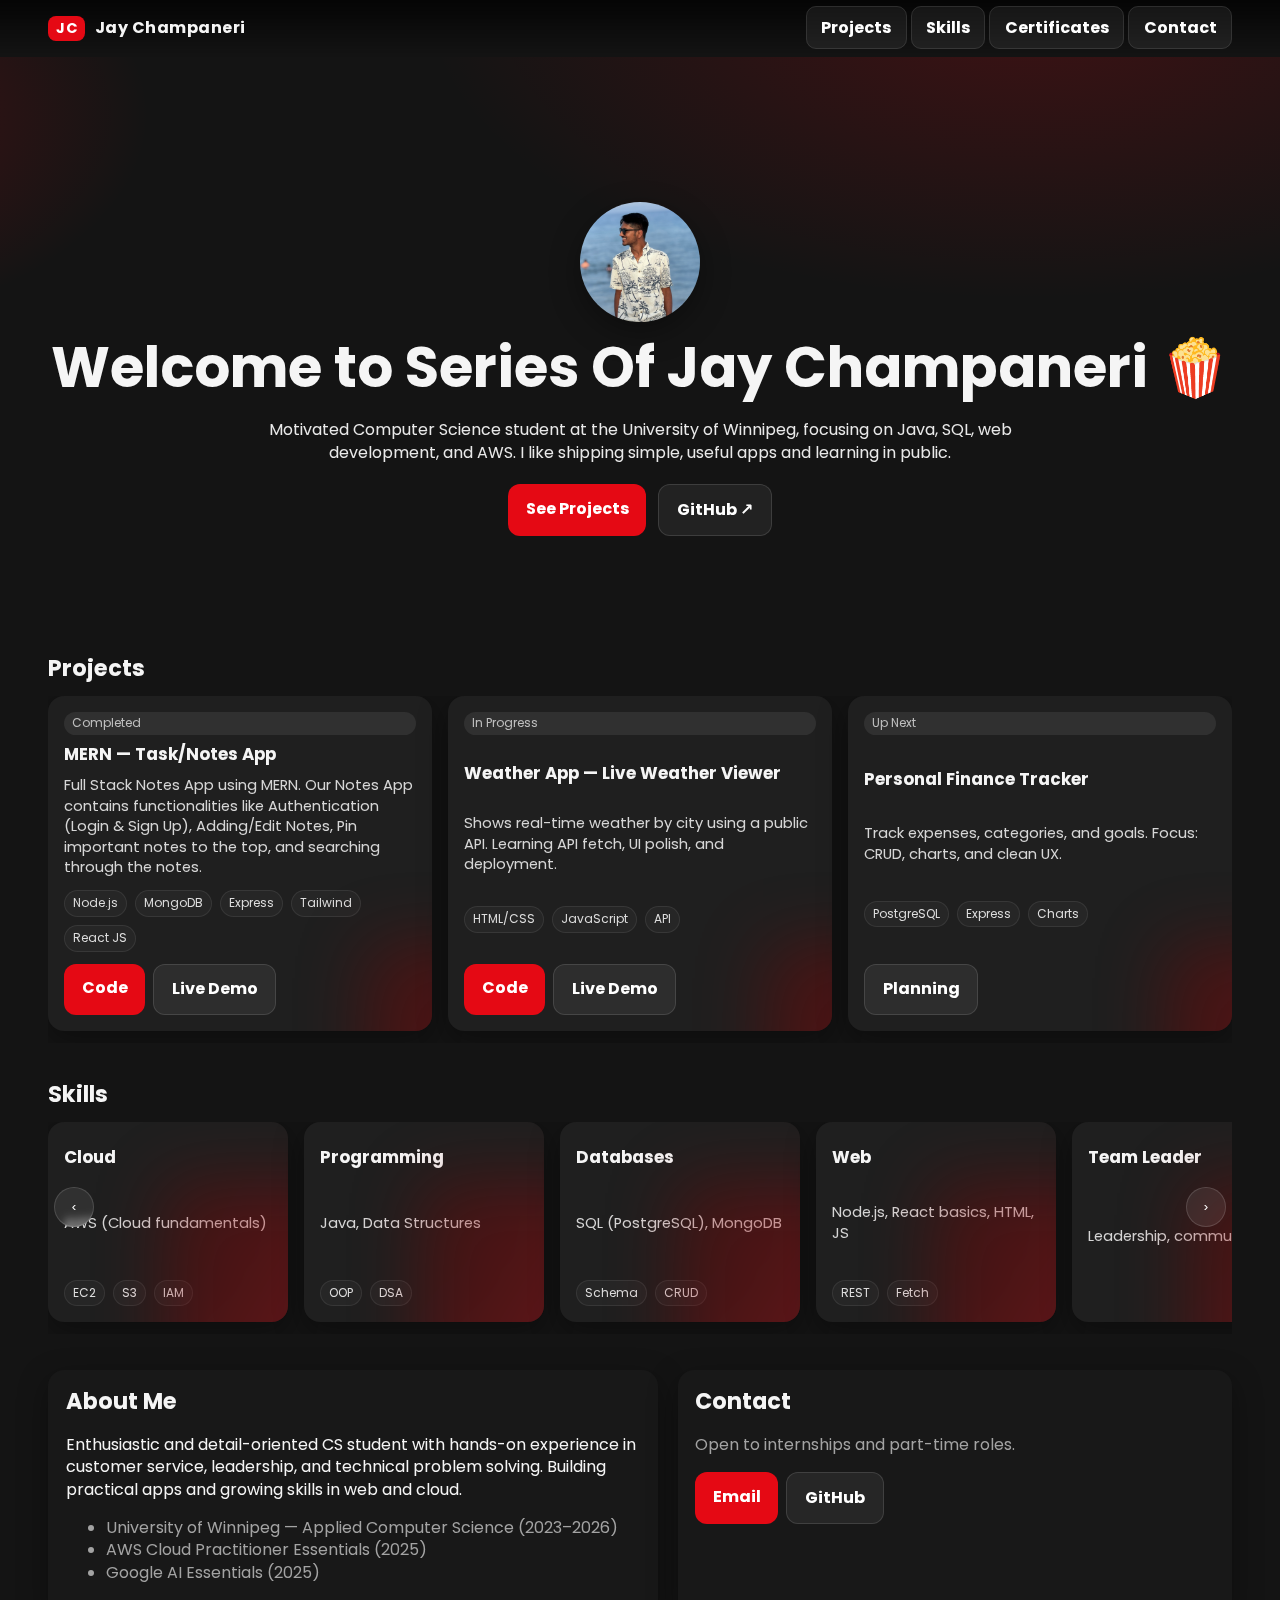
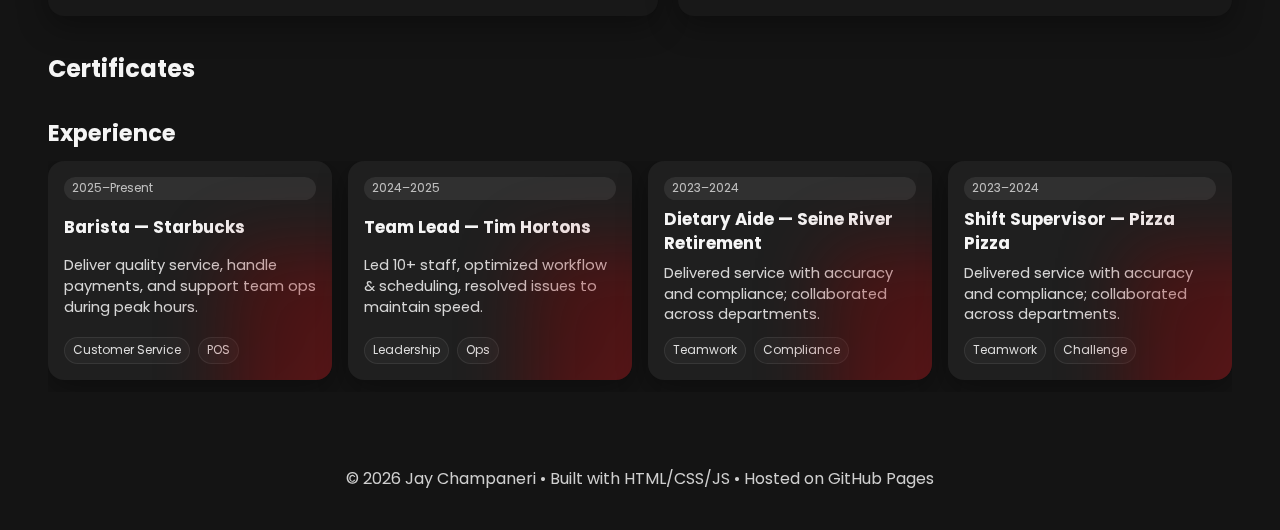
<file: index.html>
<!DOCTYPE html>
<html lang="en">
<head>
  <meta charset="utf-8" />
  <meta name="viewport" content="width=device-width, initial-scale=1" />
  <title>Jay Champaneri • Portfolio</title>
  <meta name="description" content="Netflix-style portfolio of Jay Champaneri — projects, skills, and contact." />
  <link rel="preconnect" href="https://fonts.googleapis.com">
  <link rel="preconnect" href="https://fonts.gstatic.com" crossorigin>
  <link href="https://fonts.googleapis.com/css2?family=Poppins:wght@300;400;600;700&display=swap" rel="stylesheet">
  <link rel="stylesheet" href="styles.css">
</head>
<body>
  <!-- NAV -->
  <header class="nav">
    <div class="brand">
      <span class="badge">JC</span>
        
      <a href="index.html">Jay&nbsp;Champaneri</a>
    </div>
    <nav class="links">
      <a class="btn" href="#projects">Projects</a>
      <a class="btn" href="#skills">Skills</a>
      <a class="btn" href="#certificates">Certificates</a>
      <a class="btn" href="#contact">Contact</a>
    </nav>
  </header>

  <!--About Me-->
  

  <!-- HERO -->
  <section class="hero">
    <div>
      <img class="avatar" src="assets/logos/Me/3621F96C-2DE5-4A93-A181-FF3109AC256E_1_102_o.jpeg" alt="Jay Champaneri — Computer Science student">
      <h1>Welcome to Series Of Jay Champaneri 🍿</h1>
      <p>Motivated Computer Science student at the University of Winnipeg, focusing on Java, SQL, web development, and AWS. I like shipping simple, useful apps and learning in public.</p>
      <div class="cta">
        <a class="btn" href="#projects">See Projects</a>
        <a class="btn secondary" href="https://github.com/jayu2236j" target="_blank" rel="noreferrer">GitHub ↗</a>
      </div>
    </div>
  </section>

  <!-- ROWS -->
  <main class="section">
    <!-- PROJECTS -->
    <div class="row" id="projects">
      <h2>Projects</h2>
      <div class="scroller">
        <!-- TaskFlow (Completed) -->
        <article class="card" role="link" tabindex="0" data-kind="project" data-id="taskflow">
          <span class="tag">Completed</span>
          <h3>MERN — Task/Notes App</h3>
          <p>Full Stack Notes App using MERN. Our Notes App contains functionalities like Authentication (Login & Sign Up), Adding/Edit Notes, Pin important notes to the top, and searching through the notes.</p>
          <div class="list">
            <span class="chip">Node.js</span>
            <span class="chip">MongoDB</span>
            <span class="chip">Express</span>
            <span class="chip">Tailwind</span>
            <span class="chip">React JS</span>
          </div>
          <div class="actions" style="margin-top:.75rem">
            <a class="btn" href="https://github.com/jayu2236j/MERN-Notes-App.git" target="_blank" rel="noreferrer">Code</a>
            <a class="btn secondary" href="#" aria-disabled="true">Live Demo</a>
          </div>
          <div class="art"></div>
        </article>

        <!-- Weather App (In Progress) -->
        <article class="card" role="link" tabindex="0" data-kind="project" data-id="weather">
          <span class="tag">In Progress</span>
          <h3>Weather App — Live Weather Viewer</h3>
          <p>Shows real-time weather by city using a public API. Learning API fetch, UI polish, and deployment.</p>
          <div class="list">
            <span class="chip">HTML/CSS</span>
            <span class="chip">JavaScript</span>
            <span class="chip">API</span>
          </div>
          <div class="actions" style="margin-top:.75rem">
            <a class="btn" href="https://github.com/jayu2236j" target="_blank" rel="noreferrer">Code</a>
            <a class="btn secondary" href="#" aria-disabled="true">Live Demo</a>
          </div>
          <div class="art"></div>
        </article>

        <!-- Future Project placeholder -->
        <article class="card" role="link" tabindex="0" data-kind="project" data-id="financetracker">
          <span class="tag">Up Next</span>
          <h3>Personal Finance Tracker</h3>
          <p>Track expenses, categories, and goals. Focus: CRUD, charts, and clean UX.</p>
          <div class="list">
            <span class="chip">PostgreSQL</span>
            <span class="chip">Express</span>
            <span class="chip">Charts</span>
          </div>
          <div class="actions" style="margin-top:.75rem">
            <a class="btn secondary" href="#">Planning</a>
          </div>
          <div class="art"></div>
        </article>
      </div>
    </div>

    <!-- SKILLS -->
    <div class="row" id="skills">
      <h2>Skills</h2>
      <button class="scroll-btn prev" data-scroll="#skills .scroller" aria-label="Scroll left">‹</button>
      <button class="scroll-btn next" data-scroll="#skills .scroller" aria-label="Scroll right">›</button>
      <div class="scroller">
        <div class="card"><h3>Cloud</h3><p class="muted">AWS (Cloud fundamentals)</p><div class="list"><span class="chip">EC2</span><span class="chip">S3</span><span class="chip">IAM</span></div><div class="art"></div></div>
        <div class="card"><h3>Programming</h3><p class="muted">Java, Data Structures</p><div class="list"><span class="chip">OOP</span><span class="chip">DSA</span></div><div class="art"></div></div>
        <div class="card"><h3>Databases</h3><p class="muted">SQL (PostgreSQL), MongoDB</p><div class="list"><span class="chip">Schema</span><span class="chip">CRUD</span></div><div class="art"></div></div>
        <div class="card"><h3>Web</h3><p class="muted">Node.js, React basics, HTML, JS</p><div class="list"><span class="chip">REST</span><span class="chip">Fetch</span></div><div class="art"></div></div>
        <div class="card"><h3>Team Leader</h3><p class="muted">Leadership, communication</p><div class="list"></div><div class="art"></div></div>
        <div class="card"><h3>Quick Learner</h3><p class="muted">Ready To Adapt New things</p><div class="list"></div><div class="art"></div></div>
        <div class="card"><h3>Flexible</h3><p class="muted">Remote, Offline</p><div class="list"></div><div class="art"></div></div>
      </div>
    </div>

    <!-- ABOUT + CONTACT -->
    <div class="row grid" id="about">
      <section class="panel">
        <h2>About Me</h2>
        <p>Enthusiastic and detail-oriented CS student with hands-on experience in customer service, leadership, and technical problem solving. Building practical apps and growing skills in web and cloud.</p>
        <ul class="muted">
          <li>University of Winnipeg — Applied Computer Science (2023–2026)</li>
          <li>AWS Cloud Practitioner Essentials (2025)</li>
          <li>Google AI Essentials (2025)</li>
        </ul>
      </section>

      <section class="panel" id="contact">
        <h2>Contact</h2>
        <p class="muted">Open to internships and part-time roles.</p>
        <div class="list">
          <a class="btn" href="mailto:jaychampaneri2004@gmail.com">Email</a>
          <a class="btn secondary" href="https://github.com/jayu2236j" target="_blank" rel="noreferrer">GitHub</a>
        </div>
      </section>
    </div>

    <!-- CERTIFICATES -->
    <section class="container" id="certificates">
      <h2>Certificates</h2>
      <div class="scroller" id="cert-grid"></div>
    </section>

    <!-- EXPERIENCE -->
    <div class="row" id="experience">
      <h2>Experience</h2>
      <div class="scroller">
        <article class="card" role="link" tabindex="0" data-kind="job" data-id="starbucks">
          <span class="tag">2025–Present</span>
          <h3>Barista — Starbucks</h3>
          <p>Deliver quality service, handle payments, and support team ops during peak hours.</p>
          <div class="list"><span class="chip">Customer Service</span><span class="chip">POS</span></div>
          <div class="art"></div>
        </article>
        <article class="card" role="link" tabindex="0" data-kind="job" data-id="timhortons">
          <span class="tag">2024–2025</span>
          <h3>Team Lead — Tim Hortons</h3>
          <p>Led 10+ staff, optimized workflow & scheduling, resolved issues to maintain speed.</p>
          <div class="list"><span class="chip">Leadership</span><span class="chip">Ops</span></div>
          <div class="art"></div>
        </article>
        <article class="card" role="link" tabindex="0" data-kind="job" data-id="seineriver">
          <span class="tag">2023–2024</span>
          <h3>Dietary Aide — Seine River Retirement</h3>
          <p>Delivered service with accuracy and compliance; collaborated across departments.</p>
          <div class="list"><span class="chip">Teamwork</span><span class="chip">Compliance</span></div>
          <div class="art"></div>
        </article>
        <article class="card" role="link" tabindex="0" data-kind="job" data-id="pizzapizza">
          <span class="tag">2023–2024</span>
          <h3>Shift Supervisor — Pizza Pizza</h3>
          <p>Delivered service with accuracy and compliance; collaborated across departments.</p>
          <div class="list"><span class="chip">Teamwork</span><span class="chip">Challenge</span></div>
          <div class="art"></div>
        </article>
      </div>
    </div>
  </main>

  <footer>
    © <span id="year"></span> Jay Champaneri • Built with HTML/CSS/JS • Hosted on GitHub Pages
  </footer>

  <!-- SCRIPTS (correct order!) -->
  <!-- 1) data (globals) -->
  <script src="data.js"></script>

  <!-- 2) page modules -->
  <script type="module" src="script.js"></script>
  <script type="module" src="nav.js"></script>

  <!-- 3) render certificates after data.js is loaded -->
  <script>
    // Footer year
    const y = document.getElementById('year');
    if (y) y.textContent = new Date().getFullYear();

    // Certificates on home
    (function renderCertificatesOnHome(){
      if (!window.CERTIFICATES) return;
      const grid = document.getElementById('cert-grid');
      if (!grid) return;

      grid.innerHTML = CERTIFICATES.map(c => `
        <article class="card" tabindex="0" role="button" aria-label="Open ${c.title}">
          <div>
            <div class="tag">${c.issuer}${c.year ? ' • ' + c.year : ''}</div>
            <h3>${c.title}</h3>
            <p>${c.summary ?? ""}</p>
          </div>
          <div class="actions" style="margin-top:.75rem">
            <a class="btn" href="certificates.html?id=${encodeURIComponent(c.id)}">View details</a>
            ${c.credentialUrl ? `<a class="btn secondary" href="${c.credentialUrl}" target="_blank" rel="noopener">Main credential ↗</a>` : ""}
          </div>
        </article>
      `).join('');
    })();
  </script>
</body>
</html>
</file>
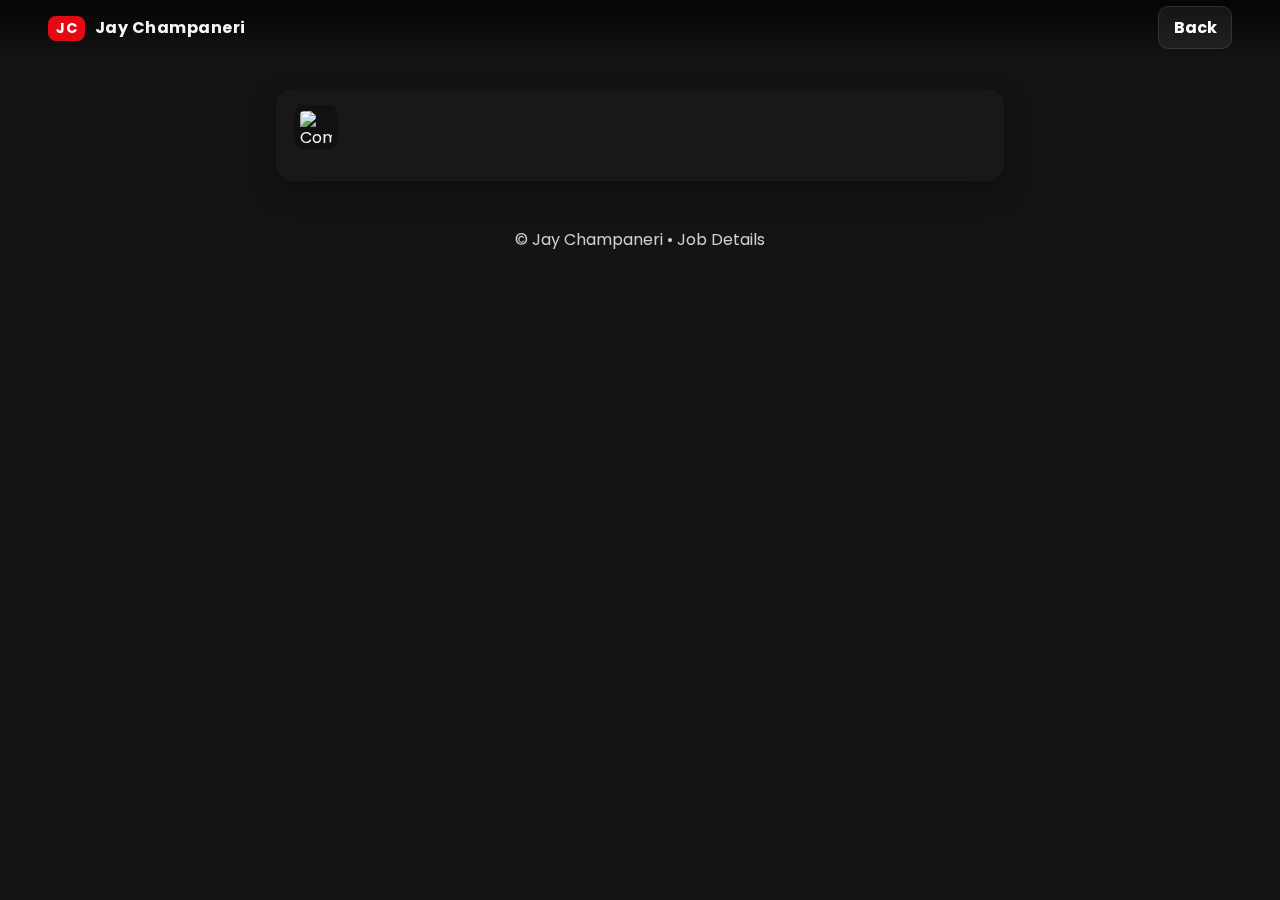
<file: job.html>
<!DOCTYPE html>
<html lang="en">
<head>
  <meta charset="utf-8" />
  <meta name="viewport" content="width=device-width, initial-scale=1" />
  <title>Job • Details</title>
  <link rel="preconnect" href="https://fonts.googleapis.com">
  <link rel="preconnect" href="https://fonts.gstatic.com" crossorigin>
  <link href="https://fonts.googleapis.com/css2?family=Poppins:wght@300;400;600;700&display=swap" rel="stylesheet">
  <link rel="stylesheet" href="styles.css">
  <style>
    .mini{max-width:760px; margin:2rem auto; padding:0 1rem}
    .mini .head{display:flex; align-items:center; gap:.75rem; margin-bottom:.5rem}
    .mini .head img{width:44px; height:44px; object-fit:contain; background:#111; border-radius:10px; padding:6px}
  </style>
</head>
<body>
  <header class="nav">
    <div class="brand">
      <span class="badge">JC</span>
      <a href="index.html">Jay&nbsp;Champaneri</a>
    </div>
    <nav class="links">
      <a class="btn" href="index.html#experience">Back</a>
    </nav>
  </header>

  <main class="mini">
    <div class="panel">
      <div class="head">
        <img id="jLogo" alt="Company logo" />
        <h1 id="jTitle" style="margin:0"></h1>
      </div>
      <div id="jTags" class="list" style="margin:.25rem 0 .5rem"></div>
      <div id="jBody" class="modal-body"></div>
    </div>
  </main>

  <footer style="text-align:center; padding:1rem; color:#cfcfcf">
    © <span id="year"></span> Jay Champaneri • Job Details
  </footer>

  <script src="data.js"></script>
  <script src="job.js"></script>
</body>
</html>
</file>
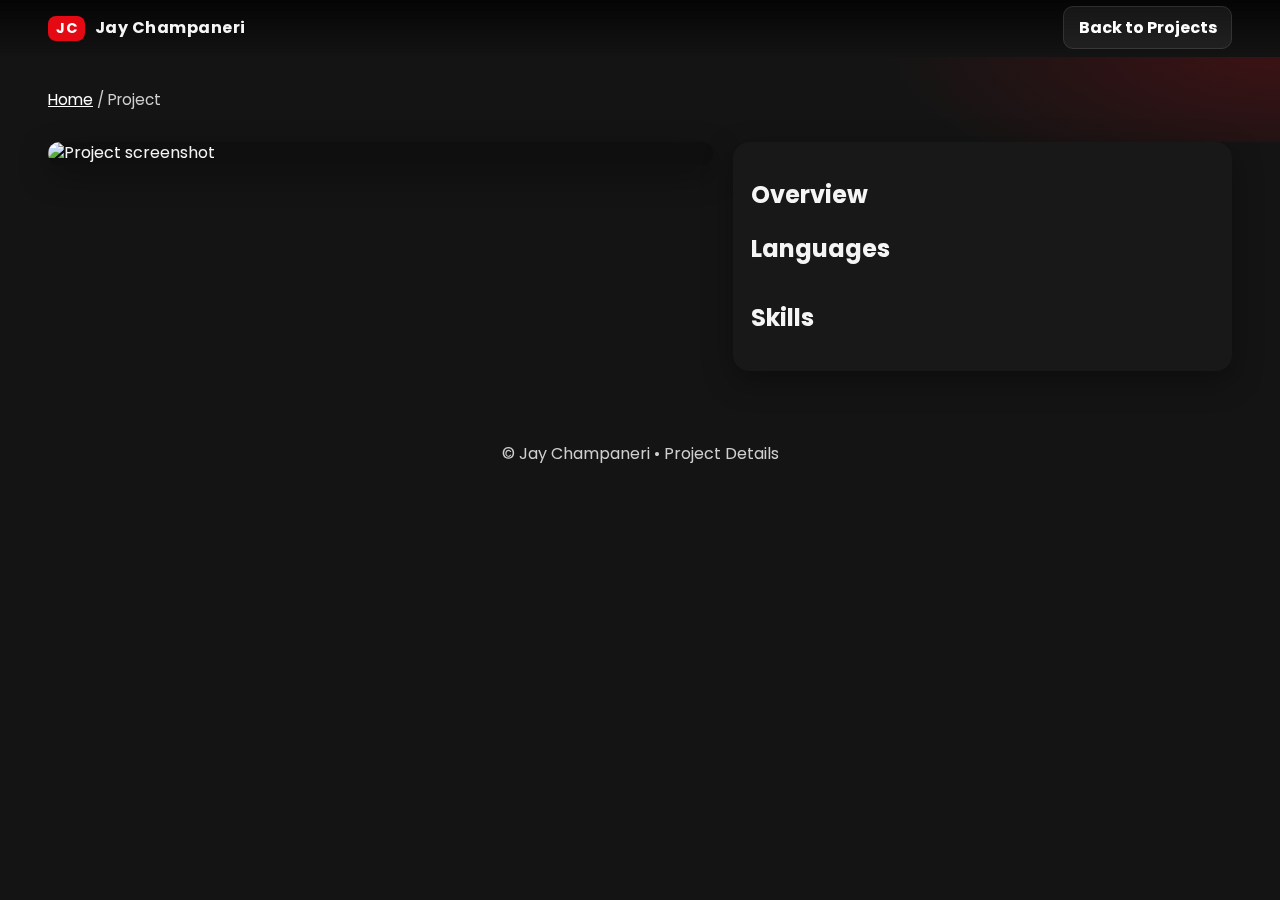
<file: project.html>
<!DOCTYPE html>
<html lang="en">
<head>
  <meta charset="utf-8" />
  <meta name="viewport" content="width=device-width, initial-scale=1" />
  <title>Project • Details</title>
  <link rel="preconnect" href="https://fonts.googleapis.com">
  <link rel="preconnect" href="https://fonts.gstatic.com" crossorigin>
  <link href="https://fonts.googleapis.com/css2?family=Poppins:wght@300;400;600;700&display=swap" rel="stylesheet">
  <link rel="stylesheet" href="styles.css">
  <style>
    .detail-hero{padding:2rem clamp(1rem,4vw,3rem) 1rem; background:radial-gradient(800px 300px at 100% -10%, #e5091433, transparent 50%)}
    .detail-layout{display:grid; grid-template-columns:1.2fr .9fr; gap:1.25rem; padding:0 clamp(1rem,4vw,3rem) 2rem}
    @media (max-width: 900px){.detail-layout{grid-template-columns:1fr}}
    .shot{background:#0f0f0f; border-radius:16px; overflow:hidden; box-shadow:var(--shadow)}
    .shot img{width:100%; display:block}
    .badges{display:flex; flex-wrap:wrap; gap:.5rem; margin:.5rem 0}
    .crumbs{font-size:.95rem; color:#cfcfcf}
    .crumbs a{color:#fff; text-decoration:underline}
  </style>
</head>
<body>
  <header class="nav">
    <div class="brand">
      <span class="badge">JC</span>
      <a href="index.html">Jay&nbsp;Champaneri</a>
    </div>
    <nav class="links">
      <a class="btn" href="index.html#projects">Back to Projects</a>
    </nav>
  </header>

  <section class="detail-hero">
    <div class="crumbs"><a href="index.html">Home</a> / <span id="pCrumb">Project</span></div>
    <h1 id="pTitle" style="margin:.5rem 0 0"></h1>
    <div id="pTags" class="badges"></div>
  </section>

  <main class="detail-layout">
    <div>
      <div class="shot"><img id="pImage" alt="Project screenshot"></div>
      <div class="actions" id="pActions" style="margin-top:.75rem"></div>
    </div>
    <aside class="panel">
      <h2>Overview</h2>
      <div id="pDesc" class="modal-body"></div>
      <h2 style="margin-top:1rem">Languages</h2>
      <div id="pLangs" class="list"></div>
      <h2 style="margin-top:1rem">Skills</h2>
      <div id="pSkills" class="list"></div>
    </aside>
  </main>

  <footer>
    © <span id="year"></span> Jay Champaneri • Project Details
  </footer>

  <script src="data.js"></script>
  <script src="project.js"></script>
</body>
</html>
</file>
<file: styles.css>
:root{
    --bg:#141414;          /* Netflix dark */
    --panel:#181818;       /* Card background */
    --muted:#a3a3a3;     
    --text:#f5f5f5;
    --accent:#e50914;      /* Netflix red */
    --accent-700:#b20710;
    --card:#1f1f1f;
    --radius:16px;
    --gap:1rem;
    --row-gap:1.25rem;
    --shadow:0 10px 30px rgba(0,0,0,.35);
  }
  *{box-sizing:border-box}
  html,body{height:100%}
  body{
    margin:0; font-family:Poppins, system-ui, -apple-system, Segoe UI, Roboto, Arial, sans-serif; 
    background:var(--bg); color:var(--text); line-height:1.4;
  }
  a{color:inherit; text-decoration:none}
  
  /* Top nav */
  .nav{
    position:sticky; top:0; z-index:50; backdrop-filter:saturate(120%) blur(6px);
    background:linear-gradient(180deg, rgba(0,0,0,.75), rgba(0,0,0,.0));
    display:flex; align-items:center; justify-content:space-between;
    padding:1rem clamp(1rem, 4vw, 3rem);
  }
  .brand{display:flex; align-items:center; gap:.6rem; font-weight:700; letter-spacing:.5px}
  .badge{display:inline-block; background:var(--accent); color:white; font-weight:700; 
    padding:.15rem .5rem; border-radius:8px; font-size:.9rem}
  .nav a.btn{padding:.55rem .9rem; background:#ffffff10; border:1px solid #ffffff1a; border-radius:10px}
  .nav a.btn:hover{background:#ffffff1f}
  
  /* Hero */
  .hero{
    min-height:64vh; display:grid; place-items:center; text-align:center; padding:5rem 1.25rem 2rem;
    background:radial-gradient(1200px 600px at 80% -10%, #e5091433, transparent 50%),
               radial-gradient(900px 500px at -20% 10%, #e5091444, transparent 45%);
  }
  .hero h1{font-size:clamp(2rem, 5vw, 3.5rem); margin:0 0 .75rem}
  .hero p{max-width:850px; margin:.5rem auto 1.25rem; color:#e9e9e9}
  .cta{display:flex; gap:.75rem; justify-content:center; flex-wrap:wrap}
  .btn{border:0; background:var(--accent); color:white; padding:.85rem 1.1rem; border-radius:12px; font-weight:700; cursor:pointer}
  .btn.secondary{background:#ffffff10; border:1px solid #ffffff1f}
  .btn:hover{filter:brightness(1.05)}
  
  /* Rows */
  .section{padding:1.25rem clamp(1rem, 4vw, 3rem) 0}
  .row{position:relative; margin:0 0 2.25rem}
  .row h2{font-size:1.4rem; font-weight:700; margin:0 0 .75rem}
  .scroller{display:grid; grid-auto-flow:column; grid-auto-columns:minmax(240px, 1fr); gap:var(--gap);
    overflow-x:auto; scroll-snap-type:x mandatory; padding-bottom:.75rem}
  .scroller::-webkit-scrollbar{height:10px}
  .scroller::-webkit-scrollbar-thumb{background:#2a2a2a; border-radius:8px}
  
  .card{
    background:var(--card); border-radius:var(--radius); padding:1rem; scroll-snap-align:start;
    position:relative; overflow:hidden; box-shadow:var(--shadow); 
    display:flex; flex-direction:column; justify-content:space-between; min-height:200px;
  }
  .card .tag{font-size:.75rem; color:#ffffffb0; background:#ffffff14; padding:.2rem .5rem; border-radius:999px; display:inline-block}
  .card h3{margin:.5rem 0 .25rem; font-size:1.05rem}
  .card p{color:#d6d6d6; font-size:.92rem; margin:.25rem 0 .75rem}
  .card .actions{display:flex; gap:.5rem; flex-wrap:wrap}
  .chip{font-size:.75rem; background:#262626; color:#ddd; padding:.25rem .5rem; border-radius:999px; border:1px solid #ffffff14}
  .card:hover{transform:translateY(-2px); transition:.2s ease}
  
  /* Gradient art on cards */
  .art{position:absolute; inset:auto -40% -40% auto; width:220px; height:220px; filter:blur(35px); opacity:.35;
    background:conic-gradient(from 120deg, #e50914, #8b0000, #e50914)}
  
  /* Two-column layout for About/Contact */
  .grid{display:grid; grid-template-columns:1.1fr 1fr; gap:var(--row-gap)}
  @media (max-width: 900px){ .grid{grid-template-columns:1fr} }
  
  .panel{background:var(--panel); border-radius:var(--radius); padding:1rem 1.1rem; box-shadow:var(--shadow)}
  .muted{color:var(--muted)}
  .list{display:flex; flex-wrap:wrap; gap:.5rem}
  
  footer{padding:2.5rem 1rem; text-align:center; color:#cfcfcf}
  /* Horizontal scroll buttons for Skills */
.scroll-btn{
    position:absolute; top:50%; transform:translateY(-50%);
    width:40px; height:40px; border-radius:999px; cursor:pointer;
    background:#ffffff14; color:#fff; border:1px solid #ffffff24;
    display:grid; place-items:center; backdrop-filter:blur(4px); z-index:10;
  }
  .scroll-btn:hover{ background:#ffffff25 }
  .scroll-btn.prev{ left:6px }
  .scroll-btn.next{ right:6px }
  
  /* Optional: visual hint when dragging */
  #skills .scroller.dragging{ cursor:grabbing }
  
  /* Horizontal scroll row */
.h-scroll {
  display: flex; gap: 14px; overflow-x: auto; padding: 6px 2px 10px;
  scroll-snap-type: x mandatory; -webkit-overflow-scrolling: touch;
}
.h-scroll::-webkit-scrollbar { height: 8px; }
.h-scroll::-webkit-scrollbar-thumb { border-radius: 8px; }

.avatar{
  width:120px; height:120px; object-fit:cover; border-radius:50%;
  box-shadow: 0 10px 30px rgba(0,0,0,.35);
}

/* Certificate card */
/* .cert-card {
  min-width: 240px; max-width: 240px; flex: 0 0 auto;
  border: 1px solid #e6e6e6; border-radius: 14px; padding: 12px;
  background: #fff; scroll-snap-align: start;
  transition: transform .15s, box-shadow .15s; cursor: pointer;
}
.cert-card:hover { transform: translateY(-2px); box-shadow: 0 6px 16px rgba(0,0,0,.08); }
.cert-banner { width: 100%; height: 120px; object-fit: contain; background: #fafafa; border-radius: 10px; }
.cert-title { margin: 10px 0 6px; font-weight: 600; line-height: 1.2; }
.cert-meta { font-size: .9rem; color: #666; }
.badge { display:inline-block; font-size:.75rem; padding:2px 8px; border-radius:999px; border:1px solid #e6e6e6; margin-top:6px; }
.cert-card.pending { opacity:.6; cursor: default; }
.cert-card.pending .badge { border-style: dashed; } */
</file>
